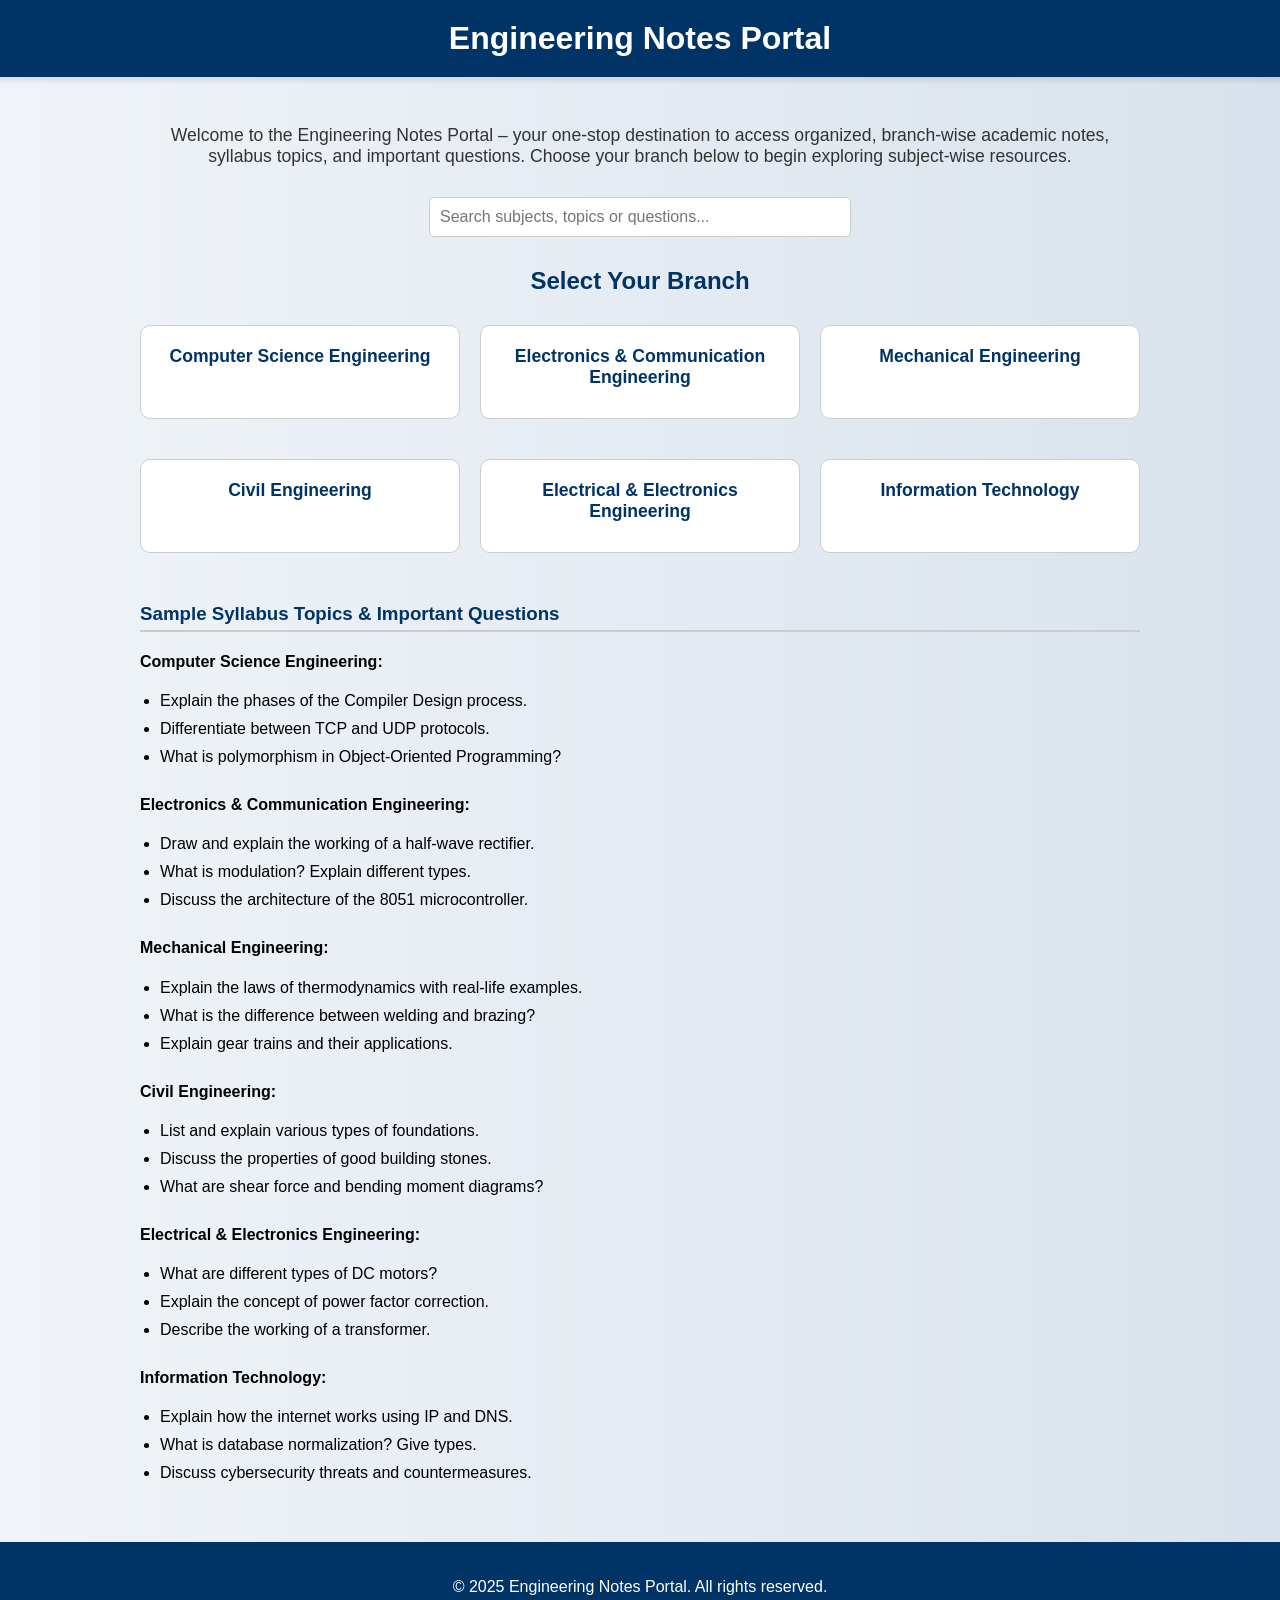
<file: index.html>
<!DOCTYPE html>
<html lang="en">
<head>
  <meta charset="UTF-8" />
  <meta name="viewport" content="width=device-width, initial-scale=1.0"/>
  <title>Engineering Notes Portal</title>
  <link rel="stylesheet" href="style.css" />
</head>
<body>
  <header>
    <h1 class="heading">Engineering Notes Portal</h1>
  </header>
  <main>
    <div class="intro">
      <p>Welcome to the Engineering Notes Portal – your one-stop destination to access organized, branch-wise academic notes, syllabus topics, and important questions. Choose your branch below to begin exploring subject-wise resources.</p>
    </div>

    <div class="search-bar">
      <input type="text" placeholder="Search subjects, topics or questions..." />
    </div>

    <h2 class="section-title">Select Your Branch</h2>
    <ul class="branch-list">
      <li><a href="cse.html">Computer Science Engineering</a></li>
      <li><a href="ece.html">Electronics & Communication Engineering</a></li>
      <li><a href="mech.html">Mechanical Engineering</a></li>
      <li><a href="civil.html">Civil Engineering</a></li>
      <li><a href="eee.html">Electrical & Electronics Engineering</a></li>
      <li><a href="it.html">Information Technology</a></li>
    </ul>

    <section class="questions">
      <h3>Sample Syllabus Topics & Important Questions</h3>

      <h4>Computer Science Engineering:</h4>
      <ul>
        <li>Explain the phases of the Compiler Design process.</li>
        <li>Differentiate between TCP and UDP protocols.</li>
        <li>What is polymorphism in Object-Oriented Programming?</li>
      </ul>

      <h4>Electronics & Communication Engineering:</h4>
      <ul>
        <li>Draw and explain the working of a half-wave rectifier.</li>
        <li>What is modulation? Explain different types.</li>
        <li>Discuss the architecture of the 8051 microcontroller.</li>
      </ul>

      <h4>Mechanical Engineering:</h4>
      <ul>
        <li>Explain the laws of thermodynamics with real-life examples.</li>
        <li>What is the difference between welding and brazing?</li>
        <li>Explain gear trains and their applications.</li>
      </ul>

      <h4>Civil Engineering:</h4>
      <ul>
        <li>List and explain various types of foundations.</li>
        <li>Discuss the properties of good building stones.</li>
        <li>What are shear force and bending moment diagrams?</li>
      </ul>

      <h4>Electrical & Electronics Engineering:</h4>
      <ul>
        <li>What are different types of DC motors?</li>
        <li>Explain the concept of power factor correction.</li>
        <li>Describe the working of a transformer.</li>
      </ul>

      <h4>Information Technology:</h4>
      <ul>
        <li>Explain how the internet works using IP and DNS.</li>
        <li>What is database normalization? Give types.</li>
        <li>Discuss cybersecurity threats and countermeasures.</li>
      </ul>
    </section>
  </main>
  <footer>
    <p>&copy; 2025 Engineering Notes Portal. All rights reserved.</p>
  </footer>
</body>
</html>
</file>
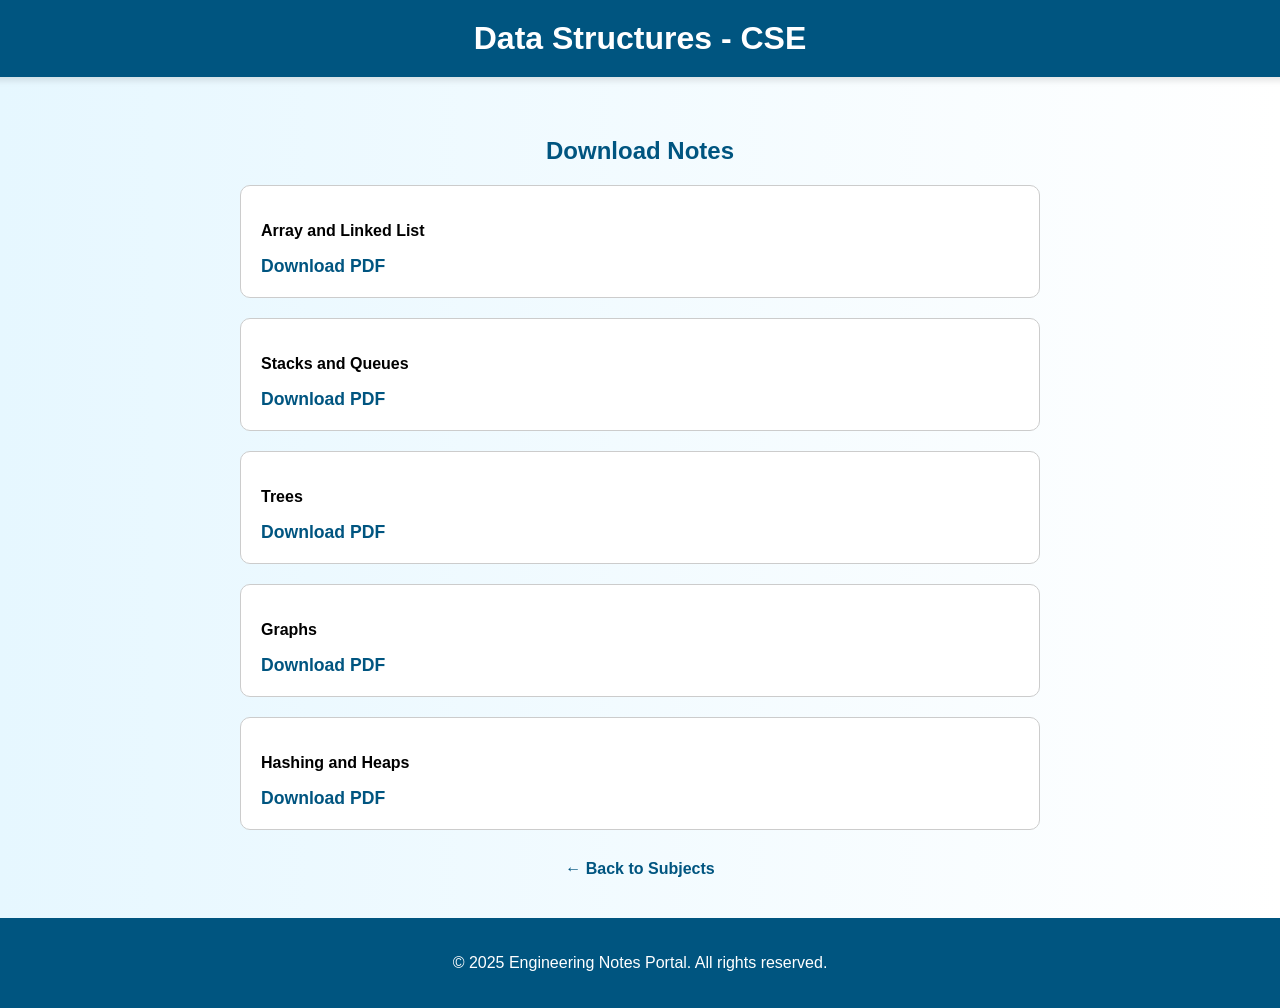
<file: cse-dsa.html>
<!-- cse-dsa.html -->
<!DOCTYPE html>
<html lang="en">
<head>
  <meta charset="UTF-8">
  <meta name="viewport" content="width=device-width, initial-scale=1.0">
  <title>Data Structures - CSE</title>
  <link rel="stylesheet" href="style.css">
  <style>
    body {
      font-family: 'Segoe UI', Tahoma, Geneva, Verdana, sans-serif;
      background: linear-gradient(to right, #e6f7ff, #ffffff);
      margin: 0;
      padding: 0;
      display: flex;
      flex-direction: column;
      align-items: center;
      min-height: 100vh;
    }
    header {
      background-color: #005580;
      color: white;
      padding: 20px;
      text-align: center;
      width: 100%;
      box-shadow: 0 4px 6px rgba(0,0,0,0.1);
    }
    h1 {
      margin: 0;
      font-size: 2em;
    }
    main {
      padding: 40px 20px;
      max-width: 800px;
      width: 100%;
    }
    .note-card {
      background-color: #ffffff;
      border: 1px solid #ccc;
      border-radius: 10px;
      padding: 20px;
      margin-bottom: 20px;
      transition: transform 0.3s, box-shadow 0.3s;
    }
    .note-card:hover {
      transform: translateY(-5px);
      box-shadow: 0 6px 15px rgba(0, 0, 0, 0.1);
    }
    .note-card a {
      text-decoration: none;
      color: #005580;
      font-weight: bold;
    }
    .back-link {
      display: block;
      margin-top: 30px;
      text-align: center;
      font-size: 1em;
      color: #005580;
    }
    footer {
      margin-top: auto;
      padding: 20px;
      background-color: #005580;
      color: white;
      text-align: center;
      width: 100%;
    }
  </style>
</head>
<body>
  <header>
    <h1 class="heading">Data Structures - CSE</h1>
  </header>
  <main>
    <h2 style="text-align: center; color: #005580;">Download Notes</h2>
    <div class="note-card">
      <p><strong>Array and Linked List</strong></p>
      <a href="notes/array_linkedlist.pdf" download>Download PDF</a>
    </div>
    <div class="note-card">
      <p><strong>Stacks and Queues</strong></p>
      <a href="notes/stacks_queues.pdf" download>Download PDF</a>
    </div>
    <div class="note-card">
      <p><strong>Trees</strong></p>
      <a href="notes/trees.pdf" download>Download PDF</a>
    </div>
    <div class="note-card">
      <p><strong>Graphs</strong></p>
      <a href="notes/graphs.pdf" download>Download PDF</a>
    </div>
    <div class="note-card">
      <p><strong>Hashing and Heaps</strong></p>
      <a href="notes/hashing_heaps.pdf" download>Download PDF</a>
    </div>
    <a class="back-link" href="cse.html">&larr; Back to Subjects</a>
  </main>
  <footer>
    <p>&copy; 2025 Engineering Notes Portal. All rights reserved.</p>
  </footer>
</body>
</html>
</file>
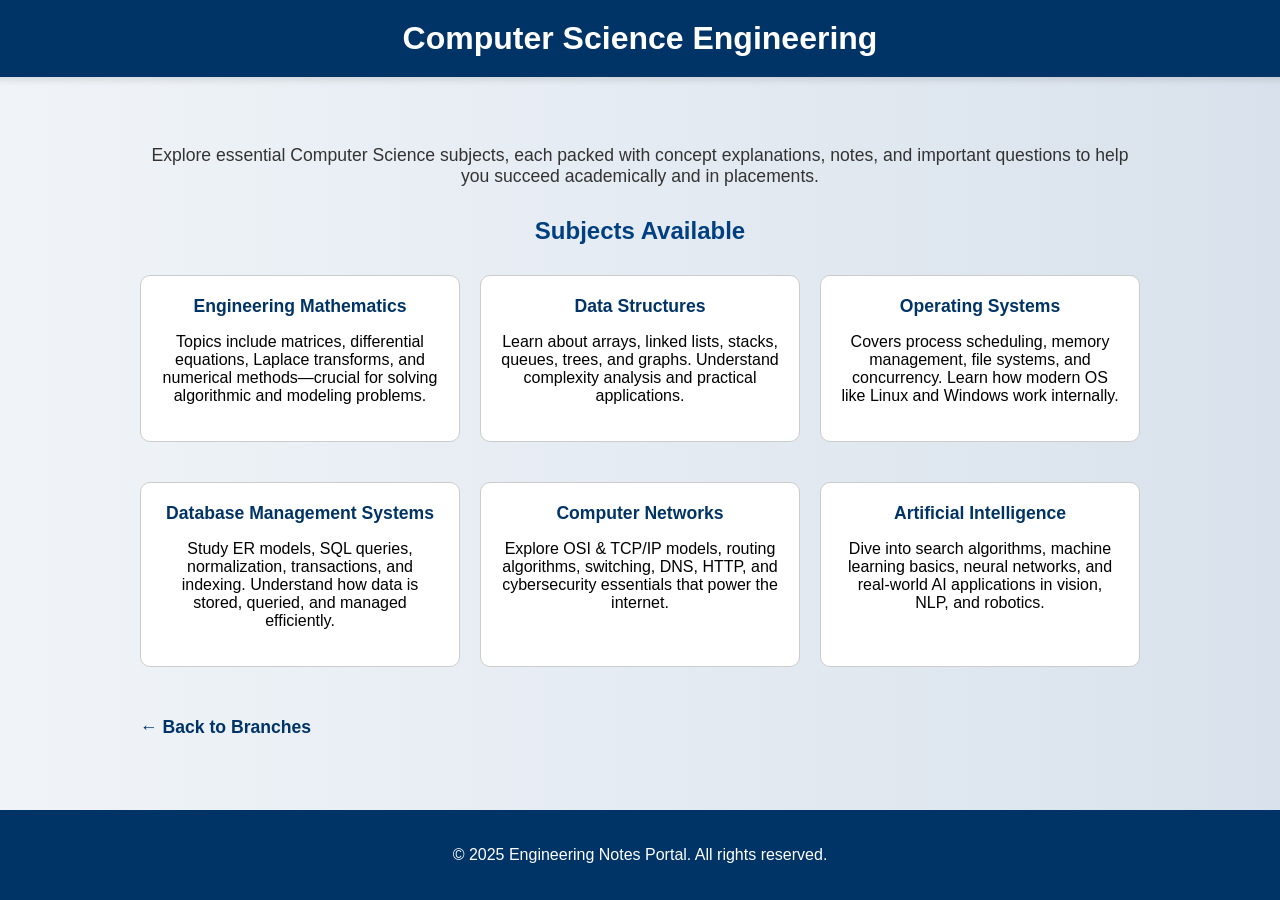
<file: cse.html>
<!DOCTYPE html>
<html lang="en">
<head>
  <meta charset="UTF-8" />
  <meta name="viewport" content="width=device-width, initial-scale=1.0"/>
  <title>Computer Science Engineering Subjects</title>
  <link rel="stylesheet" href="style.css" />
</head>
<body>
  <header>
    <h1 class="heading">Computer Science Engineering</h1>
  </header>

  <main>
    <div class="intro" style="text-align:center; margin-bottom: 30px;">
      <p>Explore essential Computer Science subjects, each packed with concept explanations, notes, and important questions to help you succeed academically and in placements.</p>
    </div>

    <h2 style="text-align: center; color: #004080;">Subjects Available</h2>
    <ul class="branch-list">
      <li>
        <a href="cse-math.html">Engineering Mathematics</a>
        <p>Topics include matrices, differential equations, Laplace transforms, and numerical methods—crucial for solving algorithmic and modeling problems.</p>
      </li>
      <li>
        <a href="cse-dsa.html">Data Structures</a>
        <p>Learn about arrays, linked lists, stacks, queues, trees, and graphs. Understand complexity analysis and practical applications.</p>
      </li>
      <li>
        <a href="cse-os.html">Operating Systems</a>
        <p>Covers process scheduling, memory management, file systems, and concurrency. Learn how modern OS like Linux and Windows work internally.</p>
      </li>
      <li>
        <a href="cse-dbms.html">Database Management Systems</a>
        <p>Study ER models, SQL queries, normalization, transactions, and indexing. Understand how data is stored, queried, and managed efficiently.</p>
      </li>
      <li>
        <a href="cse-cn.html">Computer Networks</a>
        <p>Explore OSI & TCP/IP models, routing algorithms, switching, DNS, HTTP, and cybersecurity essentials that power the internet.</p>
      </li>
      <li>
        <a href="cse-ai.html">Artificial Intelligence</a>
        <p>Dive into search algorithms, machine learning basics, neural networks, and real-world AI applications in vision, NLP, and robotics.</p>
      </li>
    </ul>

    <a class="back-link" href="index.html">&larr; Back to Branches</a>
  </main>

  <footer>
    <p>&copy; 2025 Engineering Notes Portal. All rights reserved.</p>
  </footer>
</body>
</html>
</file>
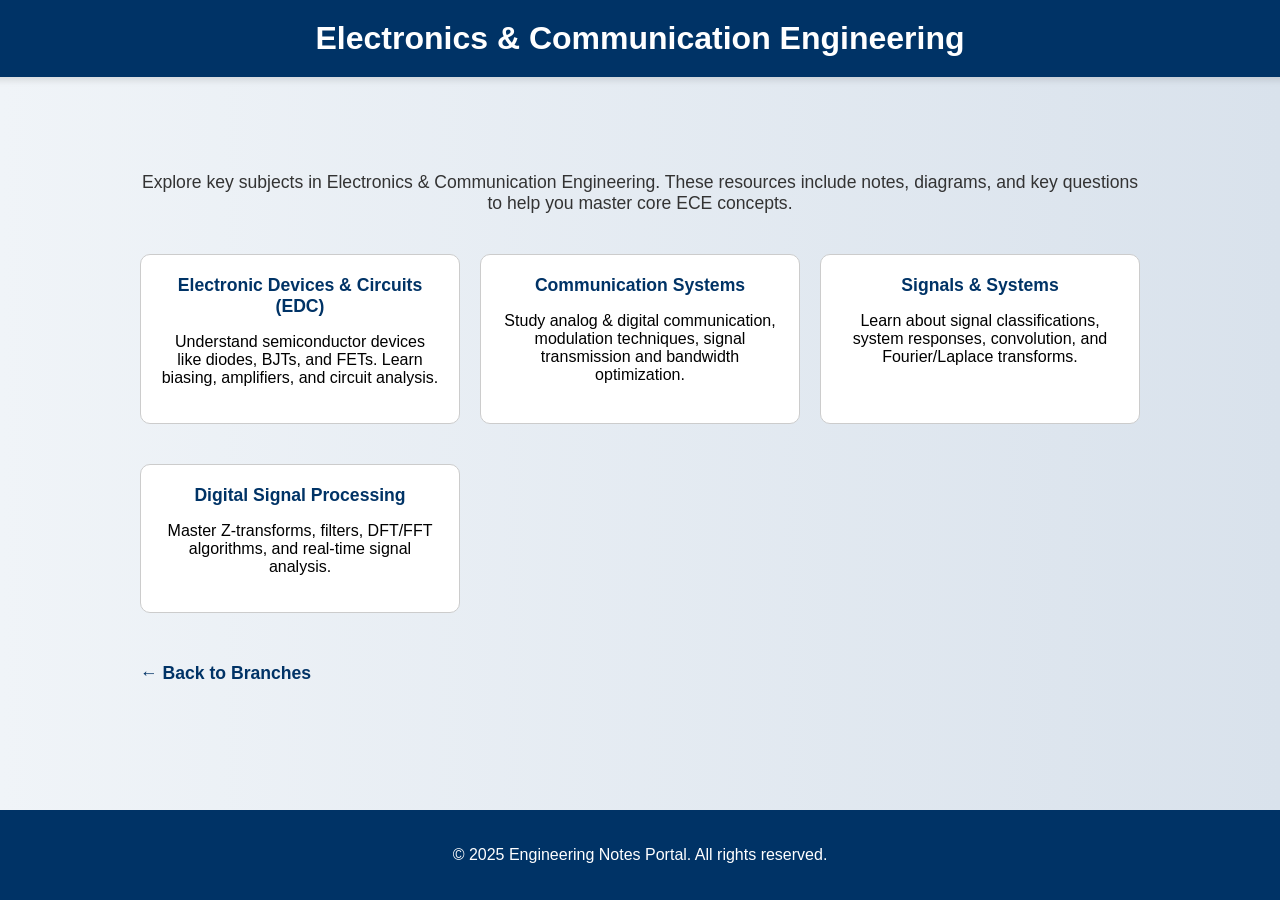
<file: ece.html>
<!DOCTYPE html>
<html lang="en">
<head>
  <meta charset="UTF-8" />
  <title>ECE Subjects</title>
  <link rel="stylesheet" href="style.css" />
</head>
<body>
  <header>
    <h1 class="heading">Electronics & Communication Engineering</h1>
  </header>

  <main>
    <div class="intro">
      <p>
        Explore key subjects in Electronics & Communication Engineering. These resources include notes, diagrams, and key questions to help you master core ECE concepts.
      </p>
    </div>

    <ul class="branch-list">
      <li>
        <a href="ece-edc.html">Electronic Devices & Circuits (EDC)</a>
        <p>Understand semiconductor devices like diodes, BJTs, and FETs. Learn biasing, amplifiers, and circuit analysis.</p>
      </li>
      <li>
        <a href="ece-comm.html">Communication Systems</a>
        <p>Study analog & digital communication, modulation techniques, signal transmission and bandwidth optimization.</p>
      </li>
      <li>
        <a href="ece-signals.html">Signals & Systems</a>
        <p>Learn about signal classifications, system responses, convolution, and Fourier/Laplace transforms.</p>
      </li>
      <li>
        <a href="ece-dsp.html">Digital Signal Processing</a>
        <p>Master Z-transforms, filters, DFT/FFT algorithms, and real-time signal analysis.</p>
      </li>
    </ul>

    <div style="margin-top: 30px;">
      <a href="index.html">&larr; Back to Branches</a>
    </div>
  </main>

  <footer>
    <p>&copy; 2025 Engineering Notes Portal. All rights reserved.</p>
  </footer>
</body>
</html>
</file>
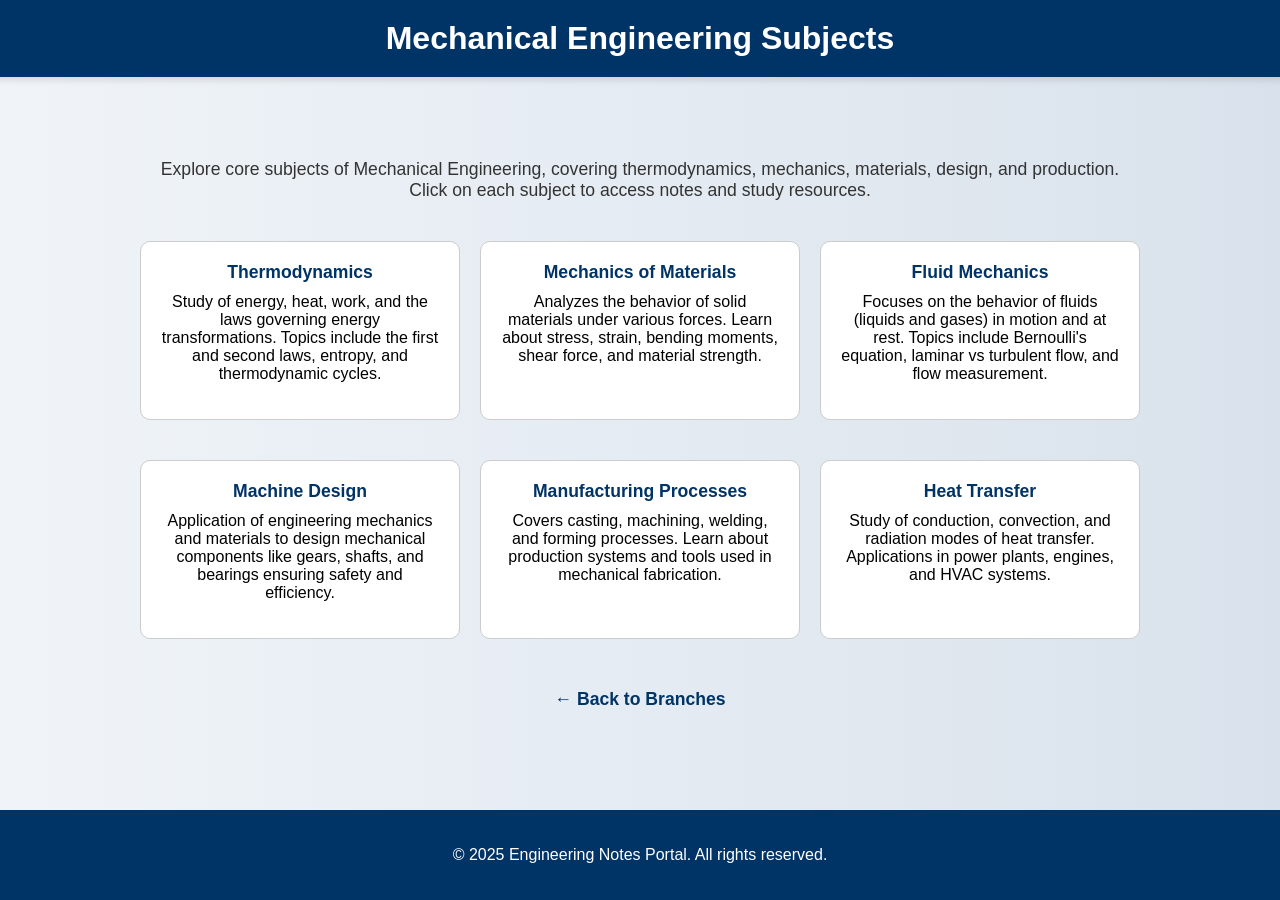
<file: mech.html>
<!DOCTYPE html>
<html lang="en">
<head>
  <meta charset="UTF-8" />
  <meta name="viewport" content="width=device-width, initial-scale=1.0"/>
  <title>Mechanical Engineering Subjects</title>
  <link rel="stylesheet" href="style.css" />
</head>
<body>
  <header>
    <h1 class="heading">Mechanical Engineering Subjects</h1>
  </header>

  <main>
    <section class="intro">
      <p>
        Explore core subjects of Mechanical Engineering, covering thermodynamics, mechanics, materials, design, and production.
        Click on each subject to access notes and study resources.
      </p>
    </section>

    <section>
      <ul class="branch-list">
        <li>
          <a href="mech-thermo.html">Thermodynamics</a>
          <p style="margin-top: 10px;">Study of energy, heat, work, and the laws governing energy transformations. Topics include the first and second laws, entropy, and thermodynamic cycles.</p>
        </li>
        <li>
          <a href="mech-mom.html">Mechanics of Materials</a>
          <p style="margin-top: 10px;">Analyzes the behavior of solid materials under various forces. Learn about stress, strain, bending moments, shear force, and material strength.</p>
        </li>
        <li>
          <a href="#">Fluid Mechanics</a>
          <p style="margin-top: 10px;">Focuses on the behavior of fluids (liquids and gases) in motion and at rest. Topics include Bernoulli's equation, laminar vs turbulent flow, and flow measurement.</p>
        </li>
        <li>
          <a href="#">Machine Design</a>
          <p style="margin-top: 10px;">Application of engineering mechanics and materials to design mechanical components like gears, shafts, and bearings ensuring safety and efficiency.</p>
        </li>
        <li>
          <a href="#">Manufacturing Processes</a>
          <p style="margin-top: 10px;">Covers casting, machining, welding, and forming processes. Learn about production systems and tools used in mechanical fabrication.</p>
        </li>
        <li>
          <a href="#">Heat Transfer</a>
          <p style="margin-top: 10px;">Study of conduction, convection, and radiation modes of heat transfer. Applications in power plants, engines, and HVAC systems.</p>
        </li>
      </ul>
    </section>

    <div style="text-align: center; margin-top: 30px;">
      <a href="index.html" style="font-weight: bold; color: #003366;">&larr; Back to Branches</a>
    </div>
  </main>

  <footer>
    <p>&copy; 2025 Engineering Notes Portal. All rights reserved.</p>
  </footer>
</body>
</html>
</file>
<file: style.css>
body {
    font-family: Arial, sans-serif;
    background: #f4f4f4;
    padding: 20px;
  }
  h1 {
    color: #333;
  }
  ul {
    list-style-type: none;
    padding: 0;
  }
  li {
    margin: 10px 0;
  }
  a {
    text-decoration: none;
    color: #007BFF;
  }
  a:hover {
    text-decoration: underline;
  }

  
  /*  */
  .heading{
    color: white;
  }

  body {
    font-family: 'Segoe UI', Tahoma, Geneva, Verdana, sans-serif;
    background: linear-gradient(to right, #f0f4f8, #d9e2ec);
    margin: 0;
    padding: 0;
    display: flex;
    flex-direction: column;
    align-items: center;
    min-height: 100vh;
  }
  
  header {
    background-color: #003366;
    color: white;
    padding: 20px;
    text-align: center;
    width: 100%;
    box-shadow: 0 4px 6px rgba(0, 0, 0, 0.1);
  }
  
  h1 {
    margin: 0;
    font-size: 2.2em;
  }
  
  main {
    padding: 40px 20px;
    max-width: 1000px;
    width: 100%;
  }
  
  .intro {
    text-align: center;
    margin-bottom: 30px;
  }
  
  .intro p {
    font-size: 1.1em;
    color: #333;
  }
  
  .search-bar {
    text-align: center;
    margin-bottom: 30px;
  }
  
  .search-bar input {
    padding: 10px;
    width: 60%;
    max-width: 400px;
    border-radius: 5px;
    border: 1px solid #ccc;
    font-size: 1em;
  }
  
  .section-title {
    text-align: center;
    color: #003366;
  }
  
  .branch-list {
    list-style: none;
    padding: 0;
    display: grid;
    grid-template-columns: repeat(auto-fit, minmax(220px, 1fr));
    gap: 20px;
    margin-bottom: 40px;
  }
  
  .branch-list li {
    background-color: #ffffff;
    border: 1px solid #ccc;
    border-radius: 10px;
    padding: 20px;
    text-align: center;
    transition: transform 0.3s, box-shadow 0.3s;
  }
  
  .branch-list li:hover {
    transform: translateY(-5px);
    box-shadow: 0 6px 15px rgba(0, 0, 0, 0.1);
  }
  
  a {
    text-decoration: none;
    color: #003366;
    font-weight: bold;
    font-size: 1.1em;
  }
  
  .questions {
    margin-top: 20px;
  }
  
  .questions h3 {
    color: #003366;
    border-bottom: 2px solid #ccc;
    padding-bottom: 5px;
  }
  
  .questions ul {
    margin-top: 10px;
    margin-bottom: 30px;
    list-style: disc;
    padding-left: 20px;
  }
  
  footer {
    margin-top: auto;
    padding: 20px;
    background-color: #003366;
    color: white;
    text-align: center;
    width: 100%;
  }
  /* mechannical page css */
  /* General Reset & Body Styling */
body {
  font-family: 'Segoe UI', Tahoma, Geneva, Verdana, sans-serif;
  background: linear-gradient(to right, #f0f4f8, #d9e2ec);
  margin: 0;
  padding: 0;
  display: flex;
  flex-direction: column;
  min-height: 100vh;
}

/* Header */
header {
  background-color: #003366;
  color: white;
  padding: 20px;
  text-align: center;
  width: 100%;
  box-shadow: 0 4px 6px rgba(0, 0, 0, 0.1);
}

header h1 {
  margin: 0;
  font-size: 2em;
}

/* Main Content */
main {
  max-width: 1000px;
  width: 100%;
  padding: 30px 20px;
  margin: auto;
}

.intro {
  text-align: center;
  margin-bottom: 30px;
}

.intro p {
  font-size: 1.1em;
  color: #333;
}

/* List Styling */
ul.branch-list {
  list-style: none;
  padding: 0;
  display: grid;
  grid-template-columns: repeat(auto-fit, minmax(280px, 1fr));
  gap: 20px;
}

ul.branch-list li {
  background-color: #ffffff;
  border: 1px solid #ccc;
  border-radius: 10px;
  padding: 20px;
  transition: transform 0.3s, box-shadow 0.3s;
}

ul.branch-list li:hover {
  transform: translateY(-5px);
  box-shadow: 0 6px 15px rgba(0, 0, 0, 0.1);
}

ul.branch-list li a {
  text-decoration: none;
  color: #003366;
  font-weight: bold;
  font-size: 1.1em;
  display: block;
  margin-bottom: 10px;
}

/* Footer */
footer {
  margin-top: auto;
  padding: 20px;
  background-color: #003366;
  color: white;
  text-align: center;
  width: 100%;
}

/* Link back to index */
a {
  text-decoration: none;
  color: #003366;
}

a:hover {
  text-decoration: underline;
}
</file>
